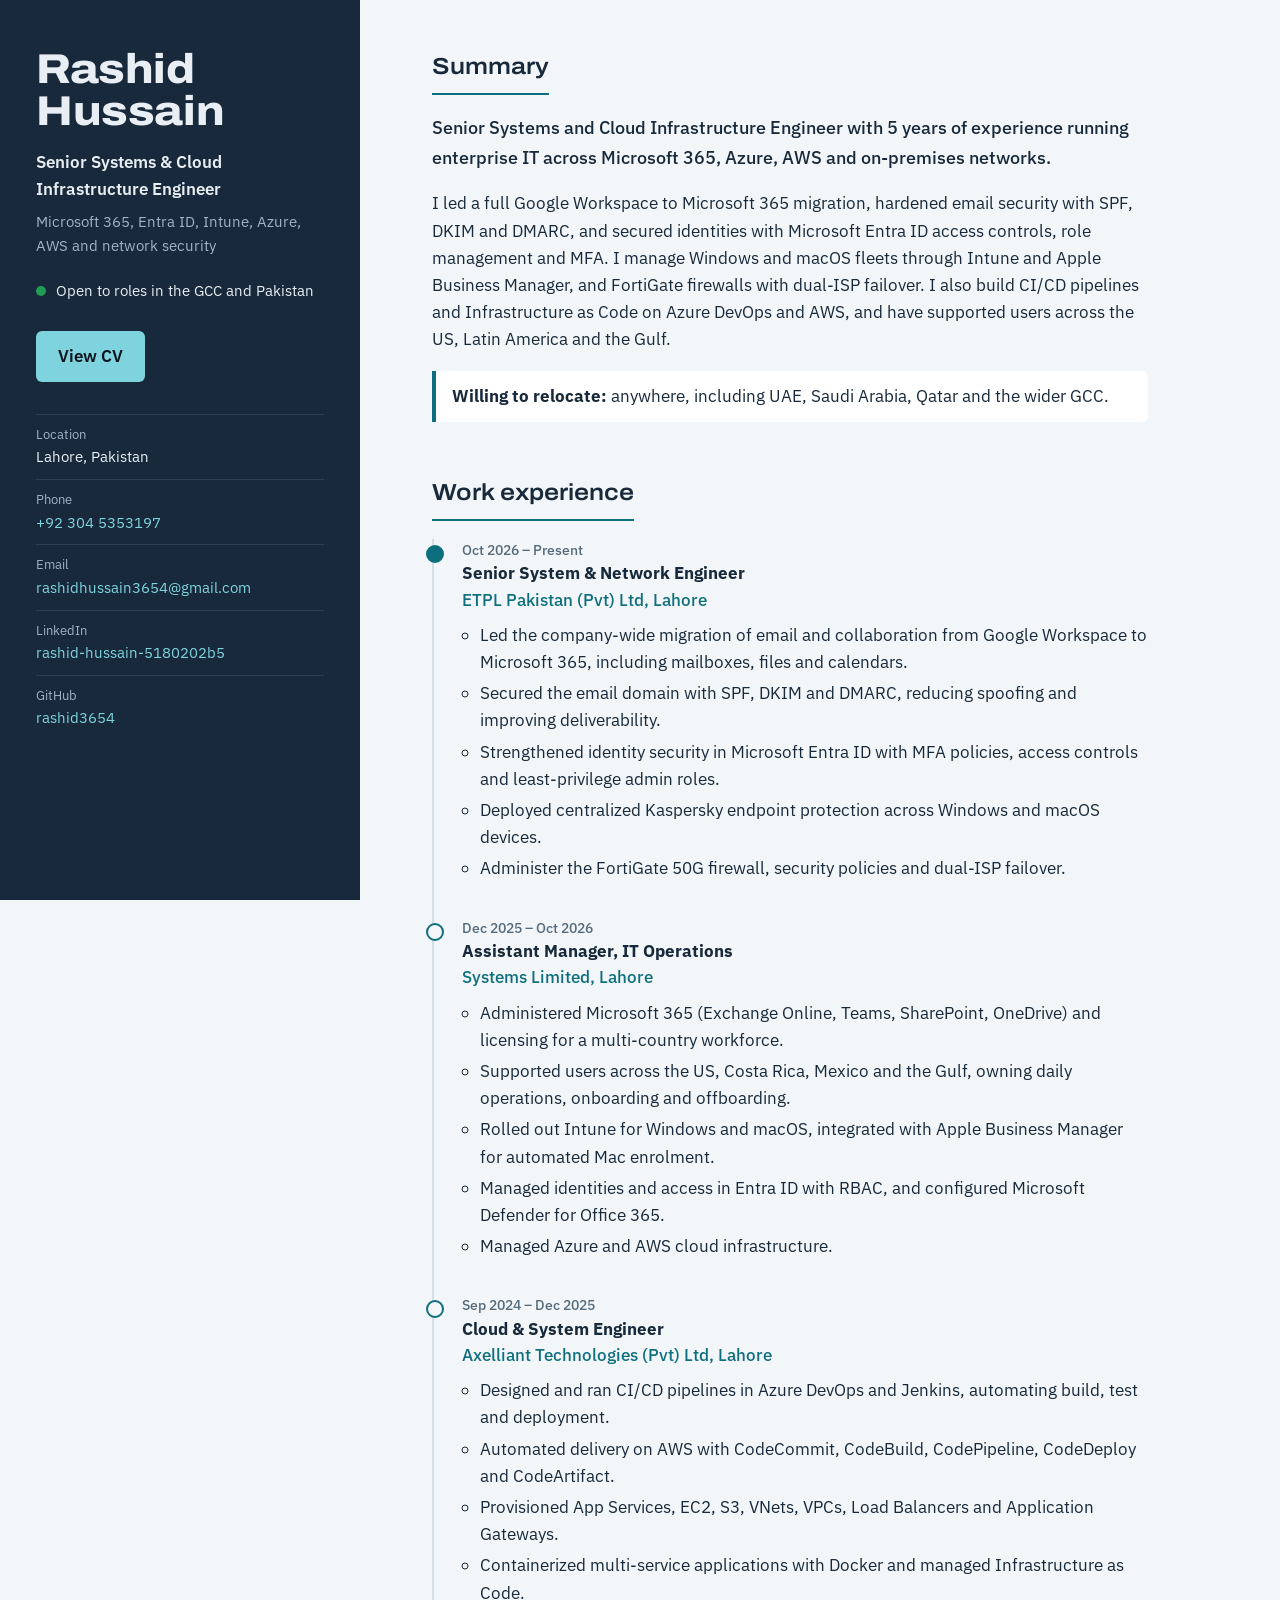
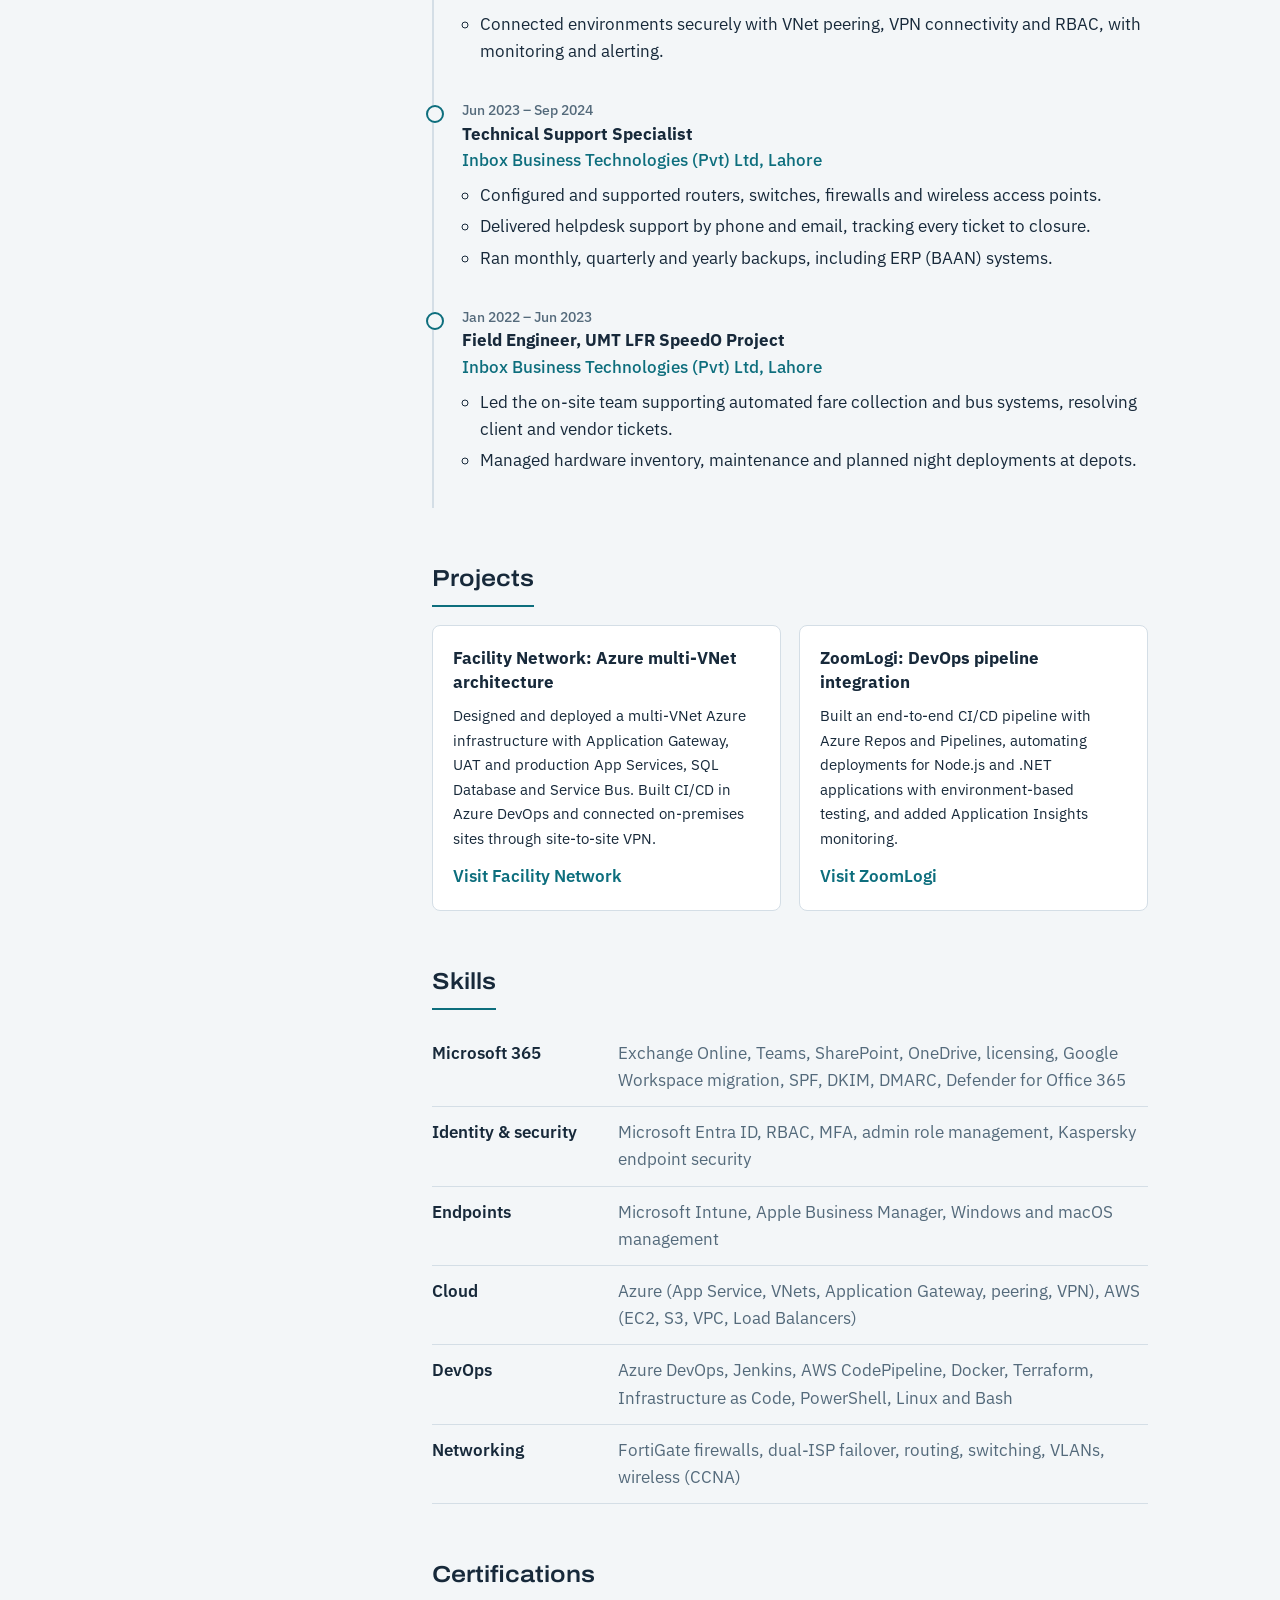
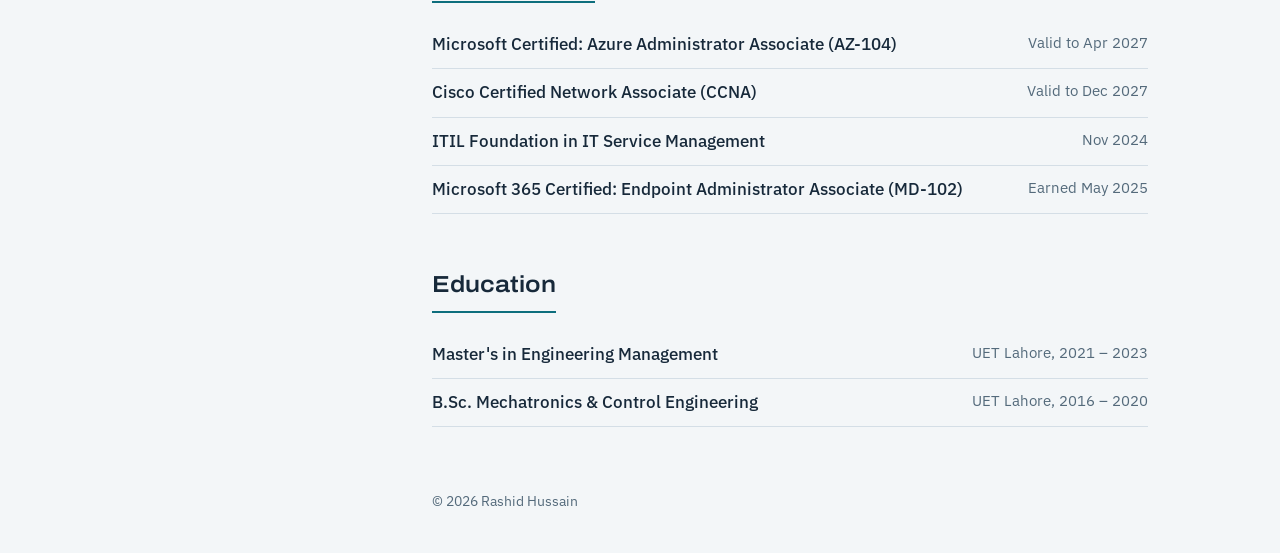
<file: index.html>
<!DOCTYPE html>
<html lang="en">
<head>
  <meta charset="UTF-8" />
  <meta name="viewport" content="width=device-width, initial-scale=1, viewport-fit=cover" />
  <title>Rashid Hussain | Senior Systems & Cloud Infrastructure Engineer</title>
  <meta name="description" content="Rashid Hussain, Senior Systems & Cloud Infrastructure Engineer in Lahore. Microsoft 365, Entra ID, Intune, Azure, AWS and network security. Open to relocation to the GCC." />
  <link rel="preconnect" href="https://fonts.googleapis.com" />
  <link rel="preconnect" href="https://fonts.gstatic.com" crossorigin />
  <link href="https://fonts.googleapis.com/css2?family=Archivo:wdth,wght@112,600;112,800&family=IBM+Plex+Sans:wght@400;500;600&display=swap" rel="stylesheet" />
  <link rel="stylesheet" href="style.css" />
</head>
<body>
  <div class="layout">
    <aside class="identity">
      <h1>Rashid Hussain</h1>
      <p class="title">Senior Systems &amp; Cloud Infrastructure Engineer</p>
      <p class="focus">Microsoft 365, Entra ID, Intune, Azure, AWS and network security</p>
      <p class="status"><span class="dot" aria-hidden="true"></span>Open to roles in the GCC and Pakistan</p>

      <a class="cv-btn" href="cv.html" target="_blank" rel="noopener">View CV</a>

      <ul class="contact">
        <li><span>Location</span>Lahore, Pakistan</li>
        <li><span>Phone</span><a href="tel:+923045353197">+92 304 5353197</a></li>
        <li><span>Email</span><a href="mailto:rashidhussain3654@gmail.com">rashidhussain3654@gmail.com</a></li>
        <li><span>LinkedIn</span><a href="https://www.linkedin.com/in/rashid-hussain-5180202b5/" target="_blank" rel="noopener">rashid-hussain-5180202b5</a></li>
        <li><span>GitHub</span><a href="https://github.com/rashid3654" target="_blank" rel="noopener">rashid3654</a></li>
      </ul>
    </aside>

    <main>
      <section aria-labelledby="summary-h">
        <h2 id="summary-h">Summary</h2>
        <p class="lead">Senior Systems and Cloud Infrastructure Engineer with 5 years of experience running enterprise IT across Microsoft 365, Azure, AWS and on-premises networks.</p>
        <p>I led a full Google Workspace to Microsoft 365 migration, hardened email security with SPF, DKIM and DMARC, and secured identities with Microsoft Entra ID access controls, role management and MFA. I manage Windows and macOS fleets through Intune and Apple Business Manager, and FortiGate firewalls with dual-ISP failover. I also build CI/CD pipelines and Infrastructure as Code on Azure DevOps and AWS, and have supported users across the US, Latin America and the Gulf.</p>
        <p class="relocate"><strong>Willing to relocate:</strong> anywhere, including UAE, Saudi Arabia, Qatar and the wider GCC.</p>
      </section>

      <section aria-labelledby="exp-h">
        <h2 id="exp-h">Work experience</h2>
        <ol class="timeline">
          <li class="current">
            <div class="when">Oct 2026 – Present</div>
            <h3>Senior System &amp; Network Engineer</h3>
            <p class="org">ETPL Pakistan (Pvt) Ltd, Lahore</p>
            <ul>
              <li>Led the company-wide migration of email and collaboration from Google Workspace to Microsoft 365, including mailboxes, files and calendars.</li>
              <li>Secured the email domain with SPF, DKIM and DMARC, reducing spoofing and improving deliverability.</li>
              <li>Strengthened identity security in Microsoft Entra ID with MFA policies, access controls and least-privilege admin roles.</li>
              <li>Deployed centralized Kaspersky endpoint protection across Windows and macOS devices.</li>
              <li>Administer the FortiGate 50G firewall, security policies and dual-ISP failover.</li>
            </ul>
          </li>
          <li>
            <div class="when">Dec 2025 – Oct 2026</div>
            <h3>Assistant Manager, IT Operations</h3>
            <p class="org">Systems Limited, Lahore</p>
            <ul>
              <li>Administered Microsoft 365 (Exchange Online, Teams, SharePoint, OneDrive) and licensing for a multi-country workforce.</li>
              <li>Supported users across the US, Costa Rica, Mexico and the Gulf, owning daily operations, onboarding and offboarding.</li>
              <li>Rolled out Intune for Windows and macOS, integrated with Apple Business Manager for automated Mac enrolment.</li>
              <li>Managed identities and access in Entra ID with RBAC, and configured Microsoft Defender for Office 365.</li>
              <li>Managed Azure and AWS cloud infrastructure.</li>
            </ul>
          </li>
          <li>
            <div class="when">Sep 2024 – Dec 2025</div>
            <h3>Cloud &amp; System Engineer</h3>
            <p class="org">Axelliant Technologies (Pvt) Ltd, Lahore</p>
            <ul>
              <li>Designed and ran CI/CD pipelines in Azure DevOps and Jenkins, automating build, test and deployment.</li>
              <li>Automated delivery on AWS with CodeCommit, CodeBuild, CodePipeline, CodeDeploy and CodeArtifact.</li>
              <li>Provisioned App Services, EC2, S3, VNets, VPCs, Load Balancers and Application Gateways.</li>
              <li>Containerized multi-service applications with Docker and managed Infrastructure as Code.</li>
              <li>Connected environments securely with VNet peering, VPN connectivity and RBAC, with monitoring and alerting.</li>
            </ul>
          </li>
          <li>
            <div class="when">Jun 2023 – Sep 2024</div>
            <h3>Technical Support Specialist</h3>
            <p class="org">Inbox Business Technologies (Pvt) Ltd, Lahore</p>
            <ul>
              <li>Configured and supported routers, switches, firewalls and wireless access points.</li>
              <li>Delivered helpdesk support by phone and email, tracking every ticket to closure.</li>
              <li>Ran monthly, quarterly and yearly backups, including ERP (BAAN) systems.</li>
            </ul>
          </li>
          <li>
            <div class="when">Jan 2022 – Jun 2023</div>
            <h3>Field Engineer, UMT LFR SpeedO Project</h3>
            <p class="org">Inbox Business Technologies (Pvt) Ltd, Lahore</p>
            <ul>
              <li>Led the on-site team supporting automated fare collection and bus systems, resolving client and vendor tickets.</li>
              <li>Managed hardware inventory, maintenance and planned night deployments at depots.</li>
            </ul>
          </li>
        </ol>
      </section>

      <section aria-labelledby="proj-h">
        <h2 id="proj-h">Projects</h2>
        <div class="projects">
          <article>
            <h3>Facility Network: Azure multi-VNet architecture</h3>
            <p>Designed and deployed a multi-VNet Azure infrastructure with Application Gateway, UAT and production App Services, SQL Database and Service Bus. Built CI/CD in Azure DevOps and connected on-premises sites through site-to-site VPN.</p>
            <a href="https://porta.facilitynetwork.com" target="_blank" rel="noopener">Visit Facility Network</a>
          </article>
          <article>
            <h3>ZoomLogi: DevOps pipeline integration</h3>
            <p>Built an end-to-end CI/CD pipeline with Azure Repos and Pipelines, automating deployments for Node.js and .NET applications with environment-based testing, and added Application Insights monitoring.</p>
            <a href="https://zoomlogi.com" target="_blank" rel="noopener">Visit ZoomLogi</a>
          </article>
        </div>
      </section>

      <section aria-labelledby="skills-h">
        <h2 id="skills-h">Skills</h2>
        <dl class="skills">
          <div><dt>Microsoft 365</dt><dd>Exchange Online, Teams, SharePoint, OneDrive, licensing, Google Workspace migration, SPF, DKIM, DMARC, Defender for Office 365</dd></div>
          <div><dt>Identity &amp; security</dt><dd>Microsoft Entra ID, RBAC, MFA, admin role management, Kaspersky endpoint security</dd></div>
          <div><dt>Endpoints</dt><dd>Microsoft Intune, Apple Business Manager, Windows and macOS management</dd></div>
          <div><dt>Cloud</dt><dd>Azure (App Service, VNets, Application Gateway, peering, VPN), AWS (EC2, S3, VPC, Load Balancers)</dd></div>
          <div><dt>DevOps</dt><dd>Azure DevOps, Jenkins, AWS CodePipeline, Docker, Terraform, Infrastructure as Code, PowerShell, Linux and Bash</dd></div>
          <div><dt>Networking</dt><dd>FortiGate firewalls, dual-ISP failover, routing, switching, VLANs, wireless (CCNA)</dd></div>
        </dl>
      </section>

      <section aria-labelledby="cert-h">
        <h2 id="cert-h">Certifications</h2>
        <ul class="certs">
          <li><strong>Microsoft Certified: Azure Administrator Associate (AZ-104)</strong><span>Valid to Apr 2027</span></li>
          <li><strong>Cisco Certified Network Associate (CCNA)</strong><span>Valid to Dec 2027</span></li>
          <li><strong>ITIL Foundation in IT Service Management</strong><span>Nov 2024</span></li>
          <li><strong>Microsoft 365 Certified: Endpoint Administrator Associate (MD-102)</strong><span>Earned May 2025</span></li>
        </ul>
      </section>

      <section aria-labelledby="edu-h">
        <h2 id="edu-h">Education</h2>
        <ul class="certs">
          <li><strong>Master's in Engineering Management</strong><span>UET Lahore, 2021 – 2023</span></li>
          <li><strong>B.Sc. Mechatronics &amp; Control Engineering</strong><span>UET Lahore, 2016 – 2020</span></li>
        </ul>
      </section>

      <footer>© 2026 Rashid Hussain</footer>
    </main>
  </div>
</body>
</html>
</file>
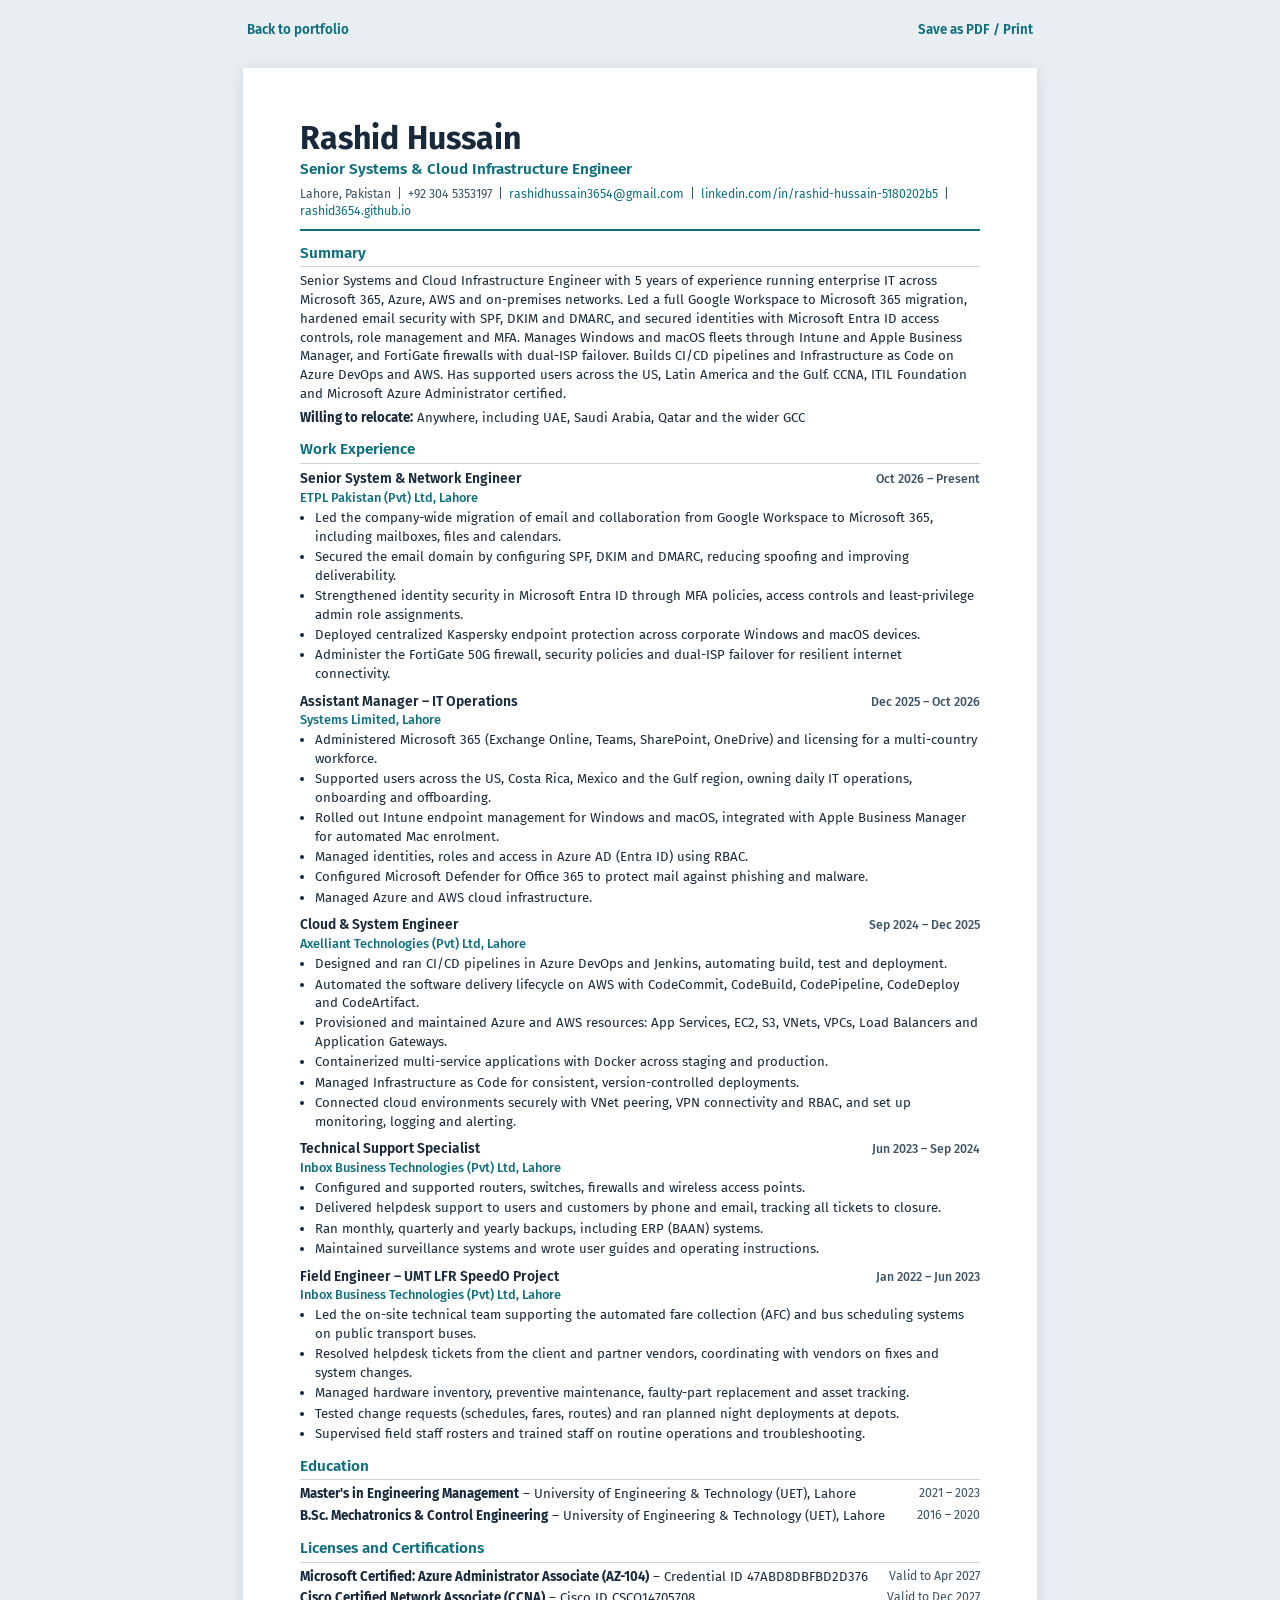
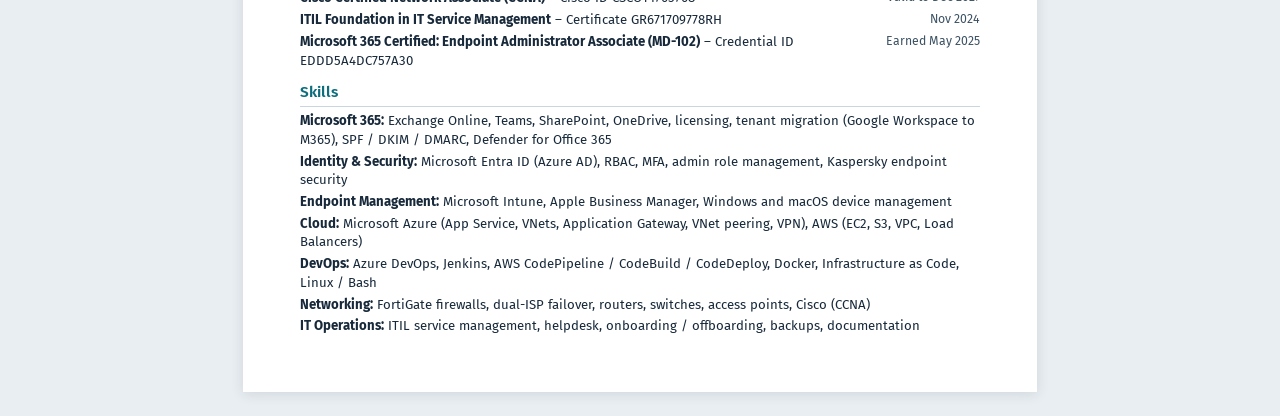
<file: cv.html>
<!DOCTYPE html>
<html lang="en">
<head>
<meta charset="utf-8">
<meta name="viewport" content="width=device-width, initial-scale=1">
<title>Rashid Hussain – CV</title>
<link href="https://fonts.googleapis.com/css2?family=Fira+Sans:wght@400;500;600;700&display=swap" rel="stylesheet">
<style>
@page { size: A4; margin: 14mm 15mm; }
* { box-sizing: border-box; }
body { font-family: "Fira Sans", "Segoe UI", Arial, sans-serif; font-size: 9.9pt; line-height: 1.42; color: #17293a; margin: 0; background: #e9eef2; }
.page { background: #fff; max-width: 210mm; margin: 24px auto; padding: 14mm 15mm; box-shadow: 0 2px 12px rgba(23,41,58,.12); }
.tools { max-width: 210mm; margin: 16px auto 0; display: flex; justify-content: space-between; padding: 0 4px; font-family: inherit; }
.tools a, .tools button { font: 600 10pt "Fira Sans", Arial, sans-serif; color: #0d6e7d; background: none; border: 0; cursor: pointer; text-decoration: none; padding: 6px 0; }
header { border-bottom: 2.5px solid #0d6e7d; padding-bottom: 8px; margin-bottom: 10px; }
h1 { font-size: 24pt; font-weight: 700; margin: 0; line-height: 1.1; }
.title { font-size: 11.5pt; font-weight: 600; color: #0d6e7d; margin: 3px 0 5px; }
.contact { font-size: 9.2pt; color: #3c5263; }
.contact a { color: #0d6e7d; text-decoration: none; }
h2 { font-size: 11.5pt; font-weight: 600; color: #0d6e7d; margin: 12px 0 5px; padding-bottom: 2px; border-bottom: 1px solid #c9d6df; }
p { margin: 0 0 5px; }
.job { margin-bottom: 8px; break-inside: avoid-page; }
.jobhead { display: flex; justify-content: space-between; align-items: baseline; gap: 10px; }
.jobhead h3 { font-size: 10.4pt; font-weight: 600; margin: 0; }
.dates { font-size: 9.2pt; color: #3c5263; white-space: nowrap; font-weight: 500; }
.org { font-size: 9.6pt; color: #0d6e7d; font-weight: 500; margin: 0 0 2px; }
ul { margin: 2px 0 0; padding-left: 15px; }
li { margin-bottom: 1.5px; }
.rows > div { display: flex; justify-content: space-between; gap: 10px; margin-bottom: 3px; }
.rows span { color: #3c5263; white-space: nowrap; font-size: 9.2pt; }
.skills div { margin-bottom: 3px; }
@media (max-width: 640px) {
  .page { margin: 0; padding: 20px 16px; box-shadow: none; }
  .jobhead, .rows > div { flex-direction: column; gap: 0; }
}
@media print {
  body { background: #fff; }
  .tools { display: none; }
  .page { margin: 0; padding: 0; box-shadow: none; max-width: none; }
}
</style>
</head>
<body>
<div class="tools"><a href="./">Back to portfolio</a><button onclick="window.print()">Save as PDF / Print</button></div>
<div class="page">
<header>
<h1>Rashid Hussain</h1>
<div class="title">Senior Systems &amp; Cloud Infrastructure Engineer</div>
<div class="contact">Lahore, Pakistan &nbsp;|&nbsp; +92 304 5353197 &nbsp;|&nbsp; <a href="mailto:rashidhussain3654@gmail.com">rashidhussain3654@gmail.com</a> &nbsp;|&nbsp; <a href="https://www.linkedin.com/in/rashid-hussain-5180202b5/">linkedin.com/in/rashid-hussain-5180202b5</a> &nbsp;|&nbsp; <a href="https://rashid3654.github.io/">rashid3654.github.io</a></div>
</header>

<h2>Summary</h2>
<p>Senior Systems and Cloud Infrastructure Engineer with 5 years of experience running enterprise IT across Microsoft 365, Azure, AWS and on-premises networks. Led a full Google Workspace to Microsoft 365 migration, hardened email security with SPF, DKIM and DMARC, and secured identities with Microsoft Entra ID access controls, role management and MFA. Manages Windows and macOS fleets through Intune and Apple Business Manager, and FortiGate firewalls with dual-ISP failover. Builds CI/CD pipelines and Infrastructure as Code on Azure DevOps and AWS. Has supported users across the US, Latin America and the Gulf. CCNA, ITIL Foundation and Microsoft Azure Administrator certified.</p>
<p><b>Willing to relocate:</b> Anywhere, including UAE, Saudi Arabia, Qatar and the wider GCC</p>

<h2>Work Experience</h2>
<div class="job"><div class="jobhead"><h3>Senior System &amp; Network Engineer</h3><span class="dates">Oct 2026 – Present</span></div>
<div class="org">ETPL Pakistan (Pvt) Ltd, Lahore</div><ul>
<li>Led the company-wide migration of email and collaboration from Google Workspace to Microsoft 365, including mailboxes, files and calendars.</li>
<li>Secured the email domain by configuring SPF, DKIM and DMARC, reducing spoofing and improving deliverability.</li>
<li>Strengthened identity security in Microsoft Entra ID through MFA policies, access controls and least-privilege admin role assignments.</li>
<li>Deployed centralized Kaspersky endpoint protection across corporate Windows and macOS devices.</li>
<li>Administer the FortiGate 50G firewall, security policies and dual-ISP failover for resilient internet connectivity.</li></ul></div>

<div class="job"><div class="jobhead"><h3>Assistant Manager – IT Operations</h3><span class="dates">Dec 2025 – Oct 2026</span></div>
<div class="org">Systems Limited, Lahore</div><ul>
<li>Administered Microsoft 365 (Exchange Online, Teams, SharePoint, OneDrive) and licensing for a multi-country workforce.</li>
<li>Supported users across the US, Costa Rica, Mexico and the Gulf region, owning daily IT operations, onboarding and offboarding.</li>
<li>Rolled out Intune endpoint management for Windows and macOS, integrated with Apple Business Manager for automated Mac enrolment.</li>
<li>Managed identities, roles and access in Azure AD (Entra ID) using RBAC.</li>
<li>Configured Microsoft Defender for Office 365 to protect mail against phishing and malware.</li>
<li>Managed Azure and AWS cloud infrastructure.</li></ul></div>

<div class="job"><div class="jobhead"><h3>Cloud &amp; System Engineer</h3><span class="dates">Sep 2024 – Dec 2025</span></div>
<div class="org">Axelliant Technologies (Pvt) Ltd, Lahore</div><ul>
<li>Designed and ran CI/CD pipelines in Azure DevOps and Jenkins, automating build, test and deployment.</li>
<li>Automated the software delivery lifecycle on AWS with CodeCommit, CodeBuild, CodePipeline, CodeDeploy and CodeArtifact.</li>
<li>Provisioned and maintained Azure and AWS resources: App Services, EC2, S3, VNets, VPCs, Load Balancers and Application Gateways.</li>
<li>Containerized multi-service applications with Docker across staging and production.</li>
<li>Managed Infrastructure as Code for consistent, version-controlled deployments.</li>
<li>Connected cloud environments securely with VNet peering, VPN connectivity and RBAC, and set up monitoring, logging and alerting.</li></ul></div>

<div class="job"><div class="jobhead"><h3>Technical Support Specialist</h3><span class="dates">Jun 2023 – Sep 2024</span></div>
<div class="org">Inbox Business Technologies (Pvt) Ltd, Lahore</div><ul>
<li>Configured and supported routers, switches, firewalls and wireless access points.</li>
<li>Delivered helpdesk support to users and customers by phone and email, tracking all tickets to closure.</li>
<li>Ran monthly, quarterly and yearly backups, including ERP (BAAN) systems.</li>
<li>Maintained surveillance systems and wrote user guides and operating instructions.</li></ul></div>

<div class="job"><div class="jobhead"><h3>Field Engineer – UMT LFR SpeedO Project</h3><span class="dates">Jan 2022 – Jun 2023</span></div>
<div class="org">Inbox Business Technologies (Pvt) Ltd, Lahore</div><ul>
<li>Led the on-site technical team supporting the automated fare collection (AFC) and bus scheduling systems on public transport buses.</li>
<li>Resolved helpdesk tickets from the client and partner vendors, coordinating with vendors on fixes and system changes.</li>
<li>Managed hardware inventory, preventive maintenance, faulty-part replacement and asset tracking.</li>
<li>Tested change requests (schedules, fares, routes) and ran planned night deployments at depots.</li>
<li>Supervised field staff rosters and trained staff on routine operations and troubleshooting.</li></ul></div>

<h2>Education</h2>
<div class="rows">
<div><div><b>Master's in Engineering Management</b> – University of Engineering &amp; Technology (UET), Lahore</div><span>2021 – 2023</span></div>
<div><div><b>B.Sc. Mechatronics &amp; Control Engineering</b> – University of Engineering &amp; Technology (UET), Lahore</div><span>2016 – 2020</span></div>
</div>

<h2>Licenses and Certifications</h2>
<div class="rows">
<div><div><b>Microsoft Certified: Azure Administrator Associate (AZ-104)</b> – Credential ID 47ABD8DBFBD2D376</div><span>Valid to Apr 2027</span></div>
<div><div><b>Cisco Certified Network Associate (CCNA)</b> – Cisco ID CSCO14705708</div><span>Valid to Dec 2027</span></div>
<div><div><b>ITIL Foundation in IT Service Management</b> – Certificate GR671709778RH</div><span>Nov 2024</span></div>
<div><div><b>Microsoft 365 Certified: Endpoint Administrator Associate (MD-102)</b> – Credential ID EDDD5A4DC757A30</div><span>Earned May 2025</span></div>
</div>

<h2>Skills</h2>
<div class="skills">
<div><b>Microsoft 365:</b> Exchange Online, Teams, SharePoint, OneDrive, licensing, tenant migration (Google Workspace to M365), SPF / DKIM / DMARC, Defender for Office 365</div>
<div><b>Identity &amp; Security:</b> Microsoft Entra ID (Azure AD), RBAC, MFA, admin role management, Kaspersky endpoint security</div>
<div><b>Endpoint Management:</b> Microsoft Intune, Apple Business Manager, Windows and macOS device management</div>
<div><b>Cloud:</b> Microsoft Azure (App Service, VNets, Application Gateway, VNet peering, VPN), AWS (EC2, S3, VPC, Load Balancers)</div>
<div><b>DevOps:</b> Azure DevOps, Jenkins, AWS CodePipeline / CodeBuild / CodeDeploy, Docker, Infrastructure as Code, Linux / Bash</div>
<div><b>Networking:</b> FortiGate firewalls, dual-ISP failover, routers, switches, access points, Cisco (CCNA)</div>
<div><b>IT Operations:</b> ITIL service management, helpdesk, onboarding / offboarding, backups, documentation</div>
</div>
</div>
</body>
</html>
</file>
<file: style.css>
:root {
  color-scheme: light;
  --bg: #f3f6f8;
  --panel: #ffffff;
  --ink: #17293a;
  --muted: #546a7b;
  --line: #d4dee6;
  --accent: #0d6e7d;
  --accent-ink: #ffffff;
  --signal: #1f9d55;
  --side-bg: #17293a;
  --side-ink: #e8eef3;
  --side-muted: #9fb3c3;
  --side-link: #7fd3de;
}
@media (prefers-color-scheme: dark) {
  :root {
    color-scheme: dark;
    --bg: #0f1a24;
    --panel: #15232f;
    --ink: #e4ecf2;
    --muted: #9db0bf;
    --line: #2a3d4c;
    --accent: #4fc0cf;
    --accent-ink: #0f1a24;
    --signal: #43c97a;
    --side-bg: #0a131b;
    --side-ink: #e4ecf2;
    --side-muted: #8aa1b3;
    --side-link: #7fd3de;
  }
}

* { box-sizing: border-box; }
html { -webkit-text-size-adjust: 100%; }
body {
  margin: 0;
  background: var(--bg);
  color: var(--ink);
  font-family: "IBM Plex Sans", "Segoe UI", system-ui, -apple-system, sans-serif;
  font-size: 17px;
  line-height: 1.6;
}
a { color: var(--accent); }
a:focus-visible, .cv-btn:focus-visible { outline: 3px solid var(--side-link); outline-offset: 3px; border-radius: 4px; }

.layout {
  display: grid;
  grid-template-columns: minmax(280px, 360px) 1fr;
  min-height: 100vh;
}

/* Identity column */
.identity {
  background: var(--side-bg);
  color: var(--side-ink);
  padding: calc(48px + env(safe-area-inset-top, 0px)) 36px 40px;
  position: sticky;
  top: 0;
  height: 100vh;
  overflow-y: auto;
}
.identity h1 {
  font-family: "Archivo", "Arial Narrow", sans-serif;
  font-stretch: 112%;
  font-weight: 800;
  font-size: 2.6rem;
  line-height: 1.02;
  letter-spacing: -0.01em;
  margin: 0 0 16px;
}
.title { font-weight: 600; font-size: 1.05rem; margin: 0 0 6px; }
.focus { color: var(--side-muted); margin: 0 0 22px; font-size: 0.95rem; }
.status { display: flex; align-items: center; gap: 10px; font-size: 0.92rem; margin: 0 0 28px; }
.dot {
  width: 10px; height: 10px; border-radius: 50%;
  background: var(--signal);
  box-shadow: 0 0 0 0 rgba(31, 157, 85, 0.6);
  animation: ping 2.4s ease-out infinite;
  flex: none;
}
@keyframes ping {
  0% { box-shadow: 0 0 0 0 rgba(31, 157, 85, 0.55); }
  70% { box-shadow: 0 0 0 10px rgba(31, 157, 85, 0); }
  100% { box-shadow: 0 0 0 0 rgba(31, 157, 85, 0); }
}
.cv-btn {
  display: inline-block;
  background: var(--side-link);
  color: #0a131b;
  font-weight: 600;
  text-decoration: none;
  padding: 12px 22px;
  border-radius: 6px;
}
.cv-btn:hover { background: #a6e4ec; }
.contact { list-style: none; padding: 0; margin: 32px 0 0; font-size: 0.93rem; }
.contact li { padding: 10px 0; border-top: 1px solid rgba(255, 255, 255, 0.1); overflow-wrap: anywhere; }
.contact span { display: block; color: var(--side-muted); font-size: 0.8rem; }
.contact a { color: var(--side-link); text-decoration: none; }
.contact a:hover { text-decoration: underline; }

/* Main column */
main {
  padding: calc(48px + env(safe-area-inset-top, 0px)) clamp(20px, 6vw, 72px) calc(40px + env(safe-area-inset-bottom, 0px));
  max-width: 860px;
}
section { margin-bottom: 52px; }
h2 {
  font-family: "Archivo", "Arial Narrow", sans-serif;
  font-stretch: 112%;
  font-weight: 600;
  font-size: 1.45rem;
  margin: 0 0 18px;
  padding-bottom: 8px;
  border-bottom: 2px solid var(--accent);
  display: inline-block;
}
h3 { font-size: 1.08rem; margin: 0; line-height: 1.35; }
.lead { font-size: 1.15rem; font-weight: 500; margin-top: 0; }
.relocate { background: var(--panel); border-left: 4px solid var(--accent); padding: 12px 16px; border-radius: 0 6px 6px 0; }

/* Timeline: the career is a real sequence, drawn as a line of nodes */
.timeline { list-style: none; margin: 0; padding: 0 0 0 28px; border-left: 2px solid var(--line); }
.timeline > li { position: relative; padding: 0 0 30px; }
.timeline > li::before {
  content: "";
  position: absolute;
  left: -36px; top: 6px;
  width: 14px; height: 14px;
  border-radius: 50%;
  background: var(--bg);
  border: 2px solid var(--accent);
}
.timeline > li.current::before { background: var(--accent); }
.when { color: var(--muted); font-size: 0.88rem; font-weight: 500; }
.org { color: var(--accent); font-weight: 500; margin: 2px 0 8px; }
.timeline ul { margin: 0; padding-left: 18px; }
.timeline ul li { margin-bottom: 4px; }

.projects { display: grid; grid-template-columns: repeat(auto-fit, minmax(260px, 1fr)); gap: 18px; }
.projects article { background: var(--panel); border: 1px solid var(--line); border-radius: 8px; padding: 20px; }
.projects p { margin: 10px 0 12px; font-size: 0.96rem; }
.projects a { font-weight: 600; text-decoration: none; }
.projects a:hover { text-decoration: underline; }

.skills { margin: 0; display: grid; gap: 0; }
.skills > div { display: grid; grid-template-columns: 170px 1fr; gap: 16px; padding: 12px 0; border-bottom: 1px solid var(--line); }
.skills dt { font-weight: 600; }
.skills dd { margin: 0; color: var(--muted); }

.certs { list-style: none; padding: 0; margin: 0; }
.certs li { display: flex; justify-content: space-between; gap: 16px; padding: 10px 0; border-bottom: 1px solid var(--line); }
.certs strong { font-weight: 500; }
.certs span { color: var(--muted); white-space: nowrap; font-size: 0.92rem; }

footer { color: var(--muted); font-size: 0.85rem; padding-top: 12px; }

@media (max-width: 860px) {
  .layout { grid-template-columns: 1fr; }
  .identity { position: static; height: auto; }
  .skills > div { grid-template-columns: 1fr; gap: 2px; }
  .certs li { flex-direction: column; gap: 2px; }
  .certs span { white-space: normal; }
}
@media (prefers-reduced-motion: reduce) {
  .dot { animation: none; }
}
@media print {
  .layout { grid-template-columns: 1fr; }
  .identity { position: static; height: auto; }
  .cv-btn, .dot { display: none; }
}
</file>
